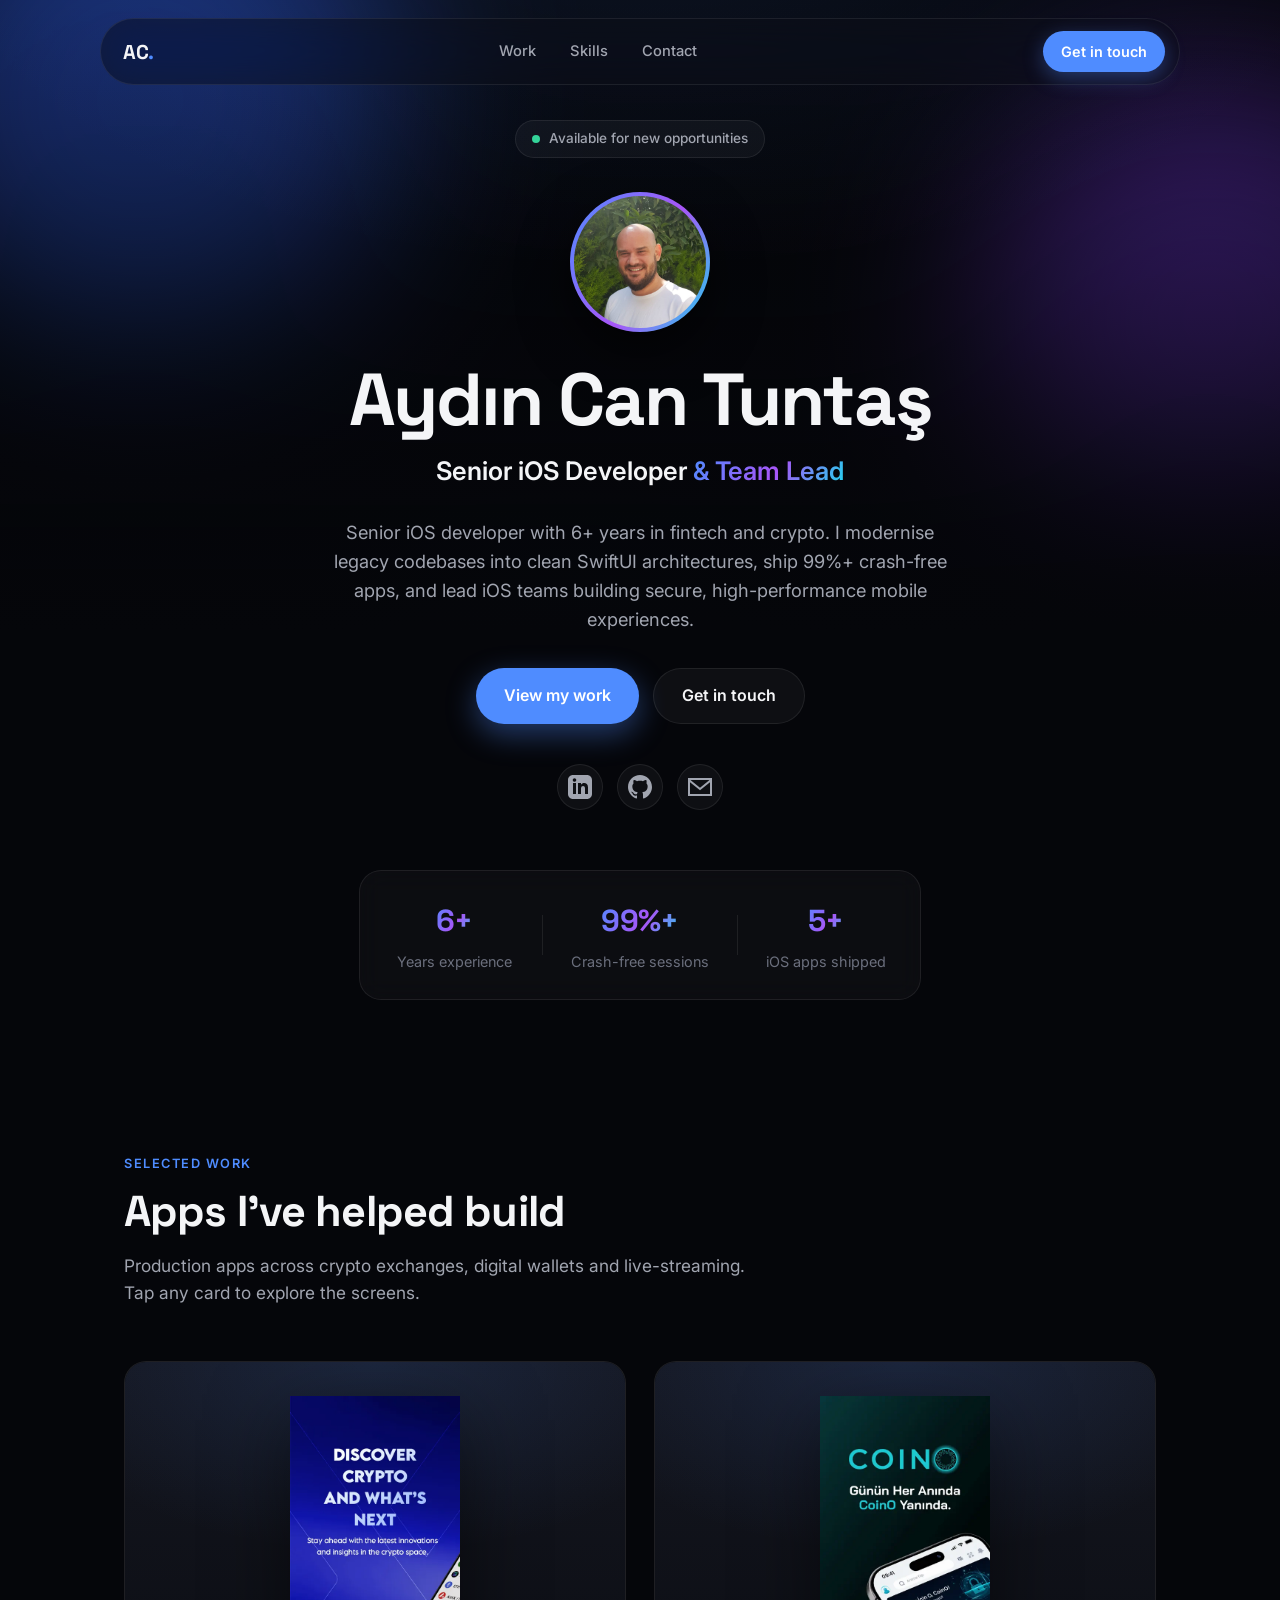
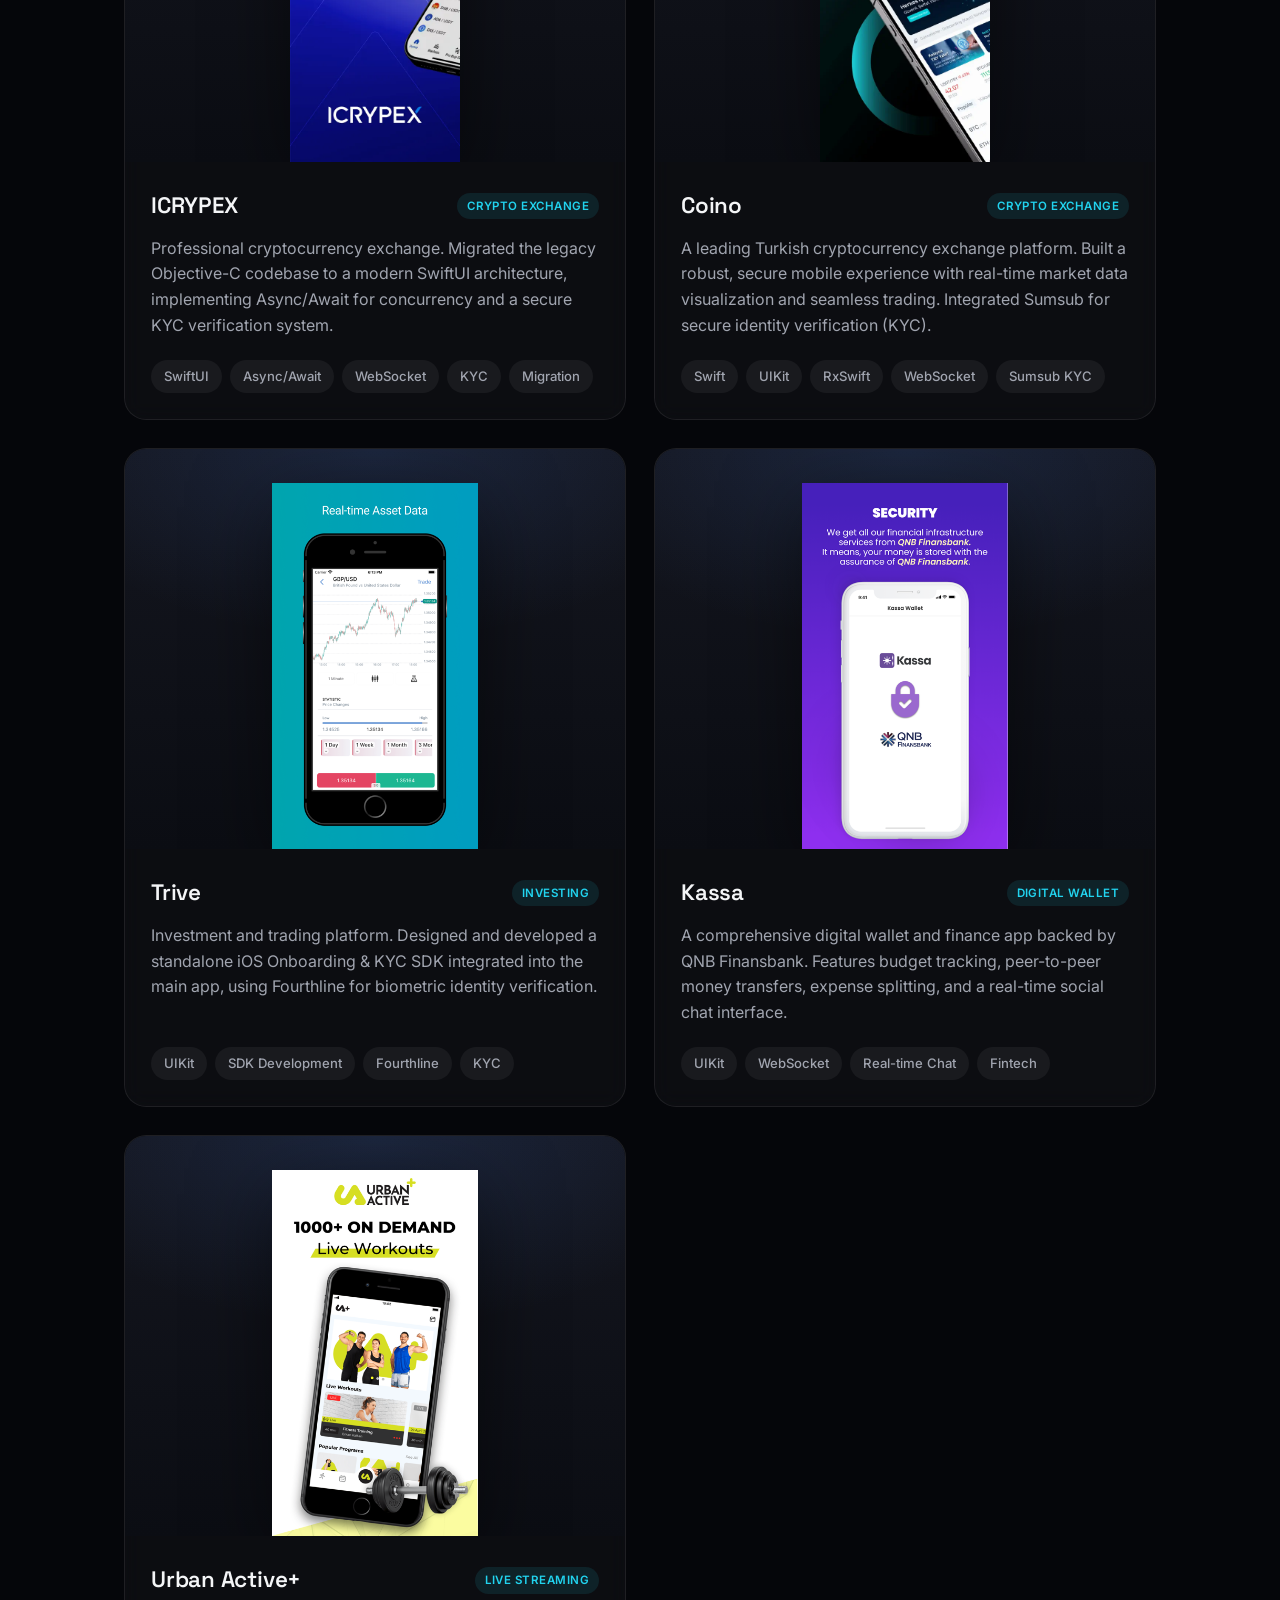
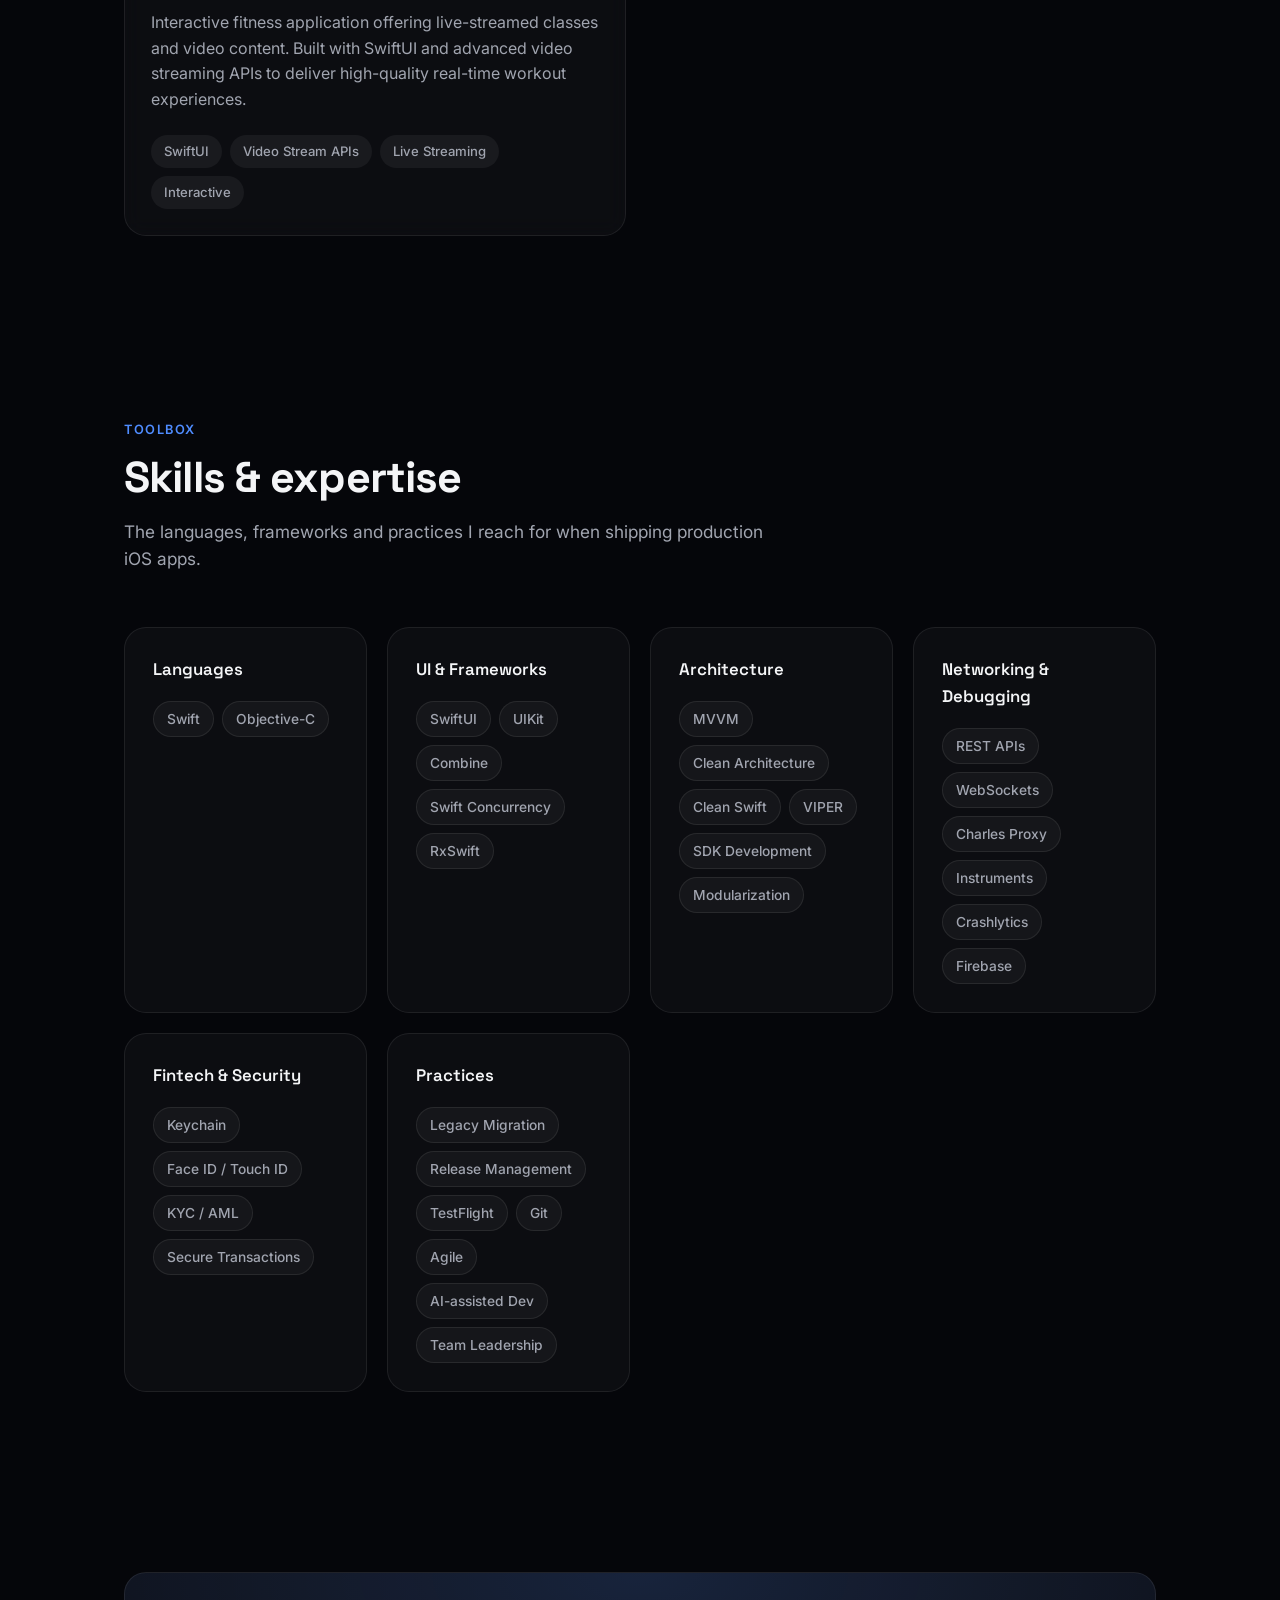
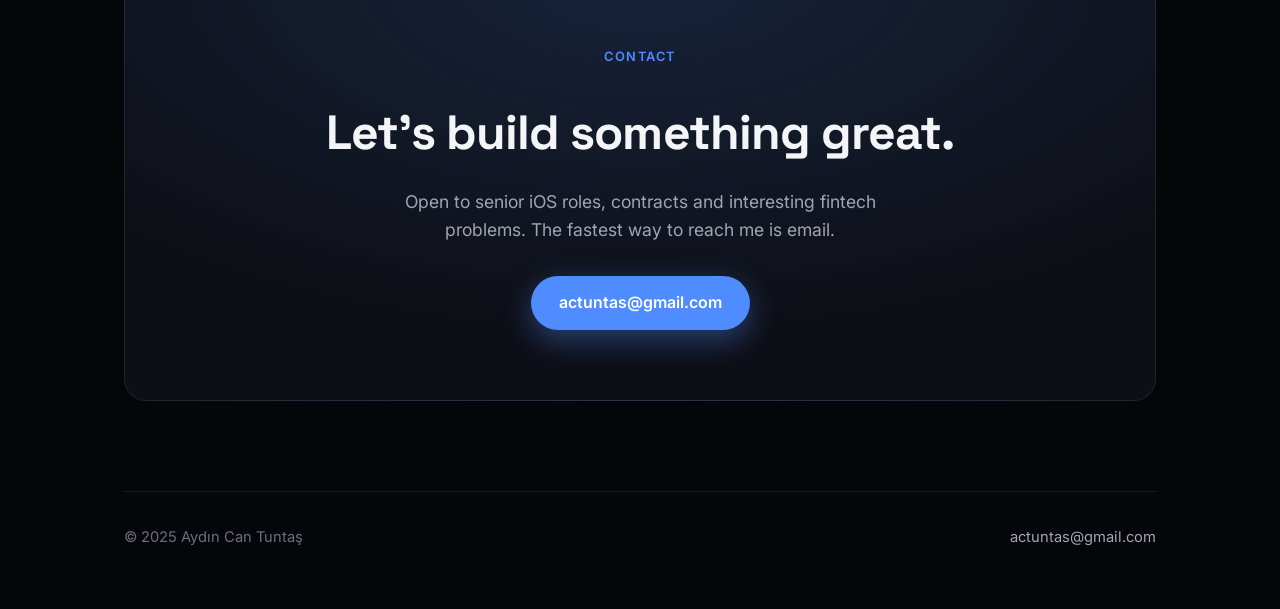
<file: index.html>
<!DOCTYPE html>
<html lang="en">
<head>
    <meta charset="UTF-8">
    <meta name="viewport" content="width=device-width, initial-scale=1.0, viewport-fit=cover">
    <title>Aydın Can Tuntaş - Senior iOS Developer</title>

    <meta name="description" content="Senior iOS Developer specializing in Fintech, Crypto, and High-Performance Mobile Applications. Expert in Swift, SwiftUI, and UIKit.">
    <meta name="keywords" content="iOS Developer, Swift, SwiftUI, Fintech, Crypto, Mobile App Development, Senior Developer, Portfolio">
    <meta name="author" content="Aydın Can Tuntaş">
    <meta name="theme-color" content="#05060a">

    <meta property="og:type" content="website">
    <meta property="og:url" content="https://actuntas.github.io/">
    <meta property="og:title" content="Aydın Can Tuntaş - Senior iOS Developer">
    <meta property="og:description" content="Explore the portfolio of a Senior iOS Developer specializing in high-performance fintech and crypto applications.">
    <meta property="og:image" content="https://actuntas.github.io/ben.jpg">

    <meta name="twitter:card" content="summary_large_image">
    <meta name="twitter:title" content="Aydın Can Tuntaş - Senior iOS Developer">
    <meta name="twitter:description" content="Senior iOS Developer portfolio. Swift, SwiftUI, Fintech expert.">
    <meta name="twitter:image" content="https://actuntas.github.io/ben.jpg">

    <link rel="preconnect" href="https://fonts.googleapis.com">
    <link rel="preconnect" href="https://fonts.gstatic.com" crossorigin>
    <link href="https://fonts.googleapis.com/css2?family=Inter:wght@400;500;600;700&family=Space+Grotesk:wght@500;600;700&display=swap" rel="stylesheet">

    <link rel="stylesheet" href="css/style.css">

    <script defer src="https://cloud.umami.is/script.js" data-website-id="d9807757-6d20-43ec-844d-dffb1fd77812"></script>
</head>
<body>

    <div class="bg-aurora" aria-hidden="true">
        <span class="orb orb-1"></span>
        <span class="orb orb-2"></span>
        <span class="orb orb-3"></span>
    </div>

    <nav class="navbar" id="navbar">
        <div class="nav-inner">
            <a href="#top" class="nav-logo">AC<span>.</span></a>
            <div class="nav-links">
                <a href="#work" class="nav-link">Work</a>
                <a href="#skills" class="nav-link">Skills</a>
                <a href="#contact" class="nav-link">Contact</a>
            </div>
            <a href="mailto:actuntas@gmail.com" class="nav-cta">Get in touch</a>
        </div>
    </nav>

    <main class="container" id="top">

        <header class="hero" id="hero">
            <div class="hero-badge">
                <span class="pulse-dot"></span> Available for new opportunities
            </div>

            <img src="ben.jpg" alt="Aydın Can Tuntaş" class="profile-img" width="140" height="140">

            <h1 class="hero-title">Aydın Can Tuntaş</h1>
            <div class="hero-role">Senior iOS Developer <span class="role-accent">&amp; Team Lead</span></div>

            <p class="bio">
                Senior iOS developer with 6+ years in fintech and crypto. I modernise legacy
                codebases into clean SwiftUI architectures, ship 99%+ crash-free apps, and lead
                iOS teams building secure, high-performance mobile experiences.
            </p>

            <div class="hero-actions">
                <a href="#work" class="btn btn-primary">View my work</a>
                <a href="#contact" class="btn btn-ghost">Get in touch</a>
            </div>

            <div class="social-links">
                <a href="https://www.linkedin.com/in/cantuntas" target="_blank" rel="noopener noreferrer" aria-label="LinkedIn">
                    <svg xmlns="http://www.w3.org/2000/svg" width="24" height="24" viewBox="0 0 24 24" fill="currentColor">
                        <path d="M19 0h-14c-2.761 0-5 2.239-5 5v14c0 2.761 2.239 5 5 5h14c2.762 0 5-2.239 5-5v-14c0-2.761-2.238-5-5-5zm-11 19h-3v-11h3v11zm-1.5-12.268c-.966 0-1.75-.79-1.75-1.764s.784-1.764 1.75-1.764 1.75.79 1.75 1.764-.783 1.764-1.75 1.764zm13.5 12.268h-3v-5.604c0-3.368-4-3.113-4 0v5.604h-3v-11h3v1.765c1.396-2.586 7-2.777 7 2.476v6.759z"/>
                    </svg>
                </a>
                <a href="https://github.com/actuntas" target="_blank" rel="noopener noreferrer" aria-label="GitHub">
                    <svg xmlns="http://www.w3.org/2000/svg" width="24" height="24" viewBox="0 0 24 24" fill="currentColor">
                        <path d="M12 0c-6.626 0-12 5.373-12 12 0 5.302 3.438 9.8 8.207 11.387.599.111.793-.261.793-.577v-2.234c-3.338.726-4.033-1.416-4.033-1.416-.546-1.387-1.333-1.756-1.333-1.756-1.089-.745.083-.729.083-.729 1.205.084 1.839 1.237 1.839 1.237 1.07 1.834 2.807 1.304 3.492.997.107-.775.418-1.305.762-1.604-2.665-.305-5.467-1.334-5.467-5.931 0-1.311.469-2.381 1.236-3.221-.124-.303-.535-1.524.117-3.176 0 0 1.008-.322 3.301 1.23.957-.266 1.983-.399 3.003-.404 1.02.005 2.047.138 3.006.404 2.291-1.552 3.297-1.23 3.297-1.23.653 1.653.242 2.874.118 3.176.77.84 1.235 1.911 1.235 3.221 0 4.609-2.807 5.624-5.479 5.921.43.372.823 1.102.823 2.222v3.293c0 .319.192.694.801.576 4.765-1.589 8.199-6.086 8.199-11.386 0-6.627-5.373-12-12-12z"/>
                    </svg>
                </a>
                <a href="mailto:actuntas@gmail.com" aria-label="Email">
                    <svg xmlns="http://www.w3.org/2000/svg" width="24" height="24" viewBox="0 0 24 24" fill="currentColor">
                        <path d="M0 3v18h24v-18h-24zm21.518 2l-9.518 7.713-9.518-7.713h19.036zm-19.518 14v-11.817l10 8.104 10-8.104v11.817h-20z"/>
                    </svg>
                </a>
            </div>

            <div class="stats" id="stats">
                <div class="stat">
                    <span class="stat-num">6+</span>
                    <span class="stat-label">Years experience</span>
                </div>
                <div class="stat-divider" aria-hidden="true"></div>
                <div class="stat">
                    <span class="stat-num">99%+</span>
                    <span class="stat-label">Crash-free sessions</span>
                </div>
                <div class="stat-divider" aria-hidden="true"></div>
                <div class="stat">
                    <span class="stat-num">5+</span>
                    <span class="stat-label">iOS apps shipped</span>
                </div>
            </div>
        </header>

        <section class="section" id="work">
            <div class="section-head reveal">
                <span class="section-eyebrow">Selected Work</span>
                <h2 class="section-title">Apps I've helped build</h2>
                <p class="section-sub">Production apps across crypto exchanges, digital wallets and live-streaming. Tap any card to explore the screens.</p>
            </div>

            <div class="portfolio-grid">

                <div class="project-card reveal" data-project="icrypex">
                    <div class="screenshot-container">
                        <img src="assets/icrypex/main.webp" alt="ICRYPEX" loading="lazy">
                    </div>
                    <div class="card-info">
                        <div class="card-top">
                            <h3>ICRYPEX</h3>
                            <span class="card-tag">Crypto Exchange</span>
                        </div>
                        <p>Professional cryptocurrency exchange. Migrated the legacy Objective-C codebase to a modern SwiftUI architecture, implementing Async/Await for concurrency and a secure KYC verification system.</p>
                        <div class="tech-stack">
                            <span>SwiftUI</span>
                            <span>Async/Await</span>
                            <span>WebSocket</span>
                            <span>KYC</span>
                            <span>Migration</span>
                        </div>
                    </div>
                </div>

                <div class="project-card reveal" data-project="coino">
                    <div class="screenshot-container">
                        <img src="assets/CoinO/main.webp" alt="Coino" loading="lazy">
                    </div>
                    <div class="card-info">
                        <div class="card-top">
                            <h3>Coino</h3>
                            <span class="card-tag">Crypto Exchange</span>
                        </div>
                        <p>A leading Turkish cryptocurrency exchange platform. Built a robust, secure mobile experience with real-time market data visualization and seamless trading. Integrated Sumsub for secure identity verification (KYC).</p>
                        <div class="tech-stack">
                            <span>Swift</span>
                            <span>UIKit</span>
                            <span>RxSwift</span>
                            <span>WebSocket</span>
                            <span>Sumsub KYC</span>
                        </div>
                    </div>
                </div>

                <div class="project-card reveal" data-project="trive">
                    <div class="screenshot-container">
                        <img src="assets/trive/main.png" alt="Trive" loading="lazy">
                    </div>
                    <div class="card-info">
                        <div class="card-top">
                            <h3>Trive</h3>
                            <span class="card-tag">Investing</span>
                        </div>
                        <p>Investment and trading platform. Designed and developed a standalone iOS Onboarding &amp; KYC SDK integrated into the main app, using Fourthline for biometric identity verification.</p>
                        <div class="tech-stack">
                            <span>UIKit</span>
                            <span>SDK Development</span>
                            <span>Fourthline</span>
                            <span>KYC</span>
                        </div>
                    </div>
                </div>

                <div class="project-card reveal" data-project="kassa">
                    <div class="screenshot-container">
                        <img src="assets/kassa/main.png" alt="Kassa" loading="lazy">
                    </div>
                    <div class="card-info">
                        <div class="card-top">
                            <h3>Kassa</h3>
                            <span class="card-tag">Digital Wallet</span>
                        </div>
                        <p>A comprehensive digital wallet and finance app backed by QNB Finansbank. Features budget tracking, peer-to-peer money transfers, expense splitting, and a real-time social chat interface.</p>
                        <div class="tech-stack">
                            <span>UIKit</span>
                            <span>WebSocket</span>
                            <span>Real-time Chat</span>
                            <span>Fintech</span>
                        </div>
                    </div>
                </div>

                <div class="project-card reveal" data-project="ulive">
                    <div class="screenshot-container">
                        <img src="assets/ulive/main.png" alt="Urban Active+" loading="lazy">
                    </div>
                    <div class="card-info">
                        <div class="card-top">
                            <h3>Urban Active+</h3>
                            <span class="card-tag">Live Streaming</span>
                        </div>
                        <p>Interactive fitness application offering live-streamed classes and video content. Built with SwiftUI and advanced video streaming APIs to deliver high-quality real-time workout experiences.</p>
                        <div class="tech-stack">
                            <span>SwiftUI</span>
                            <span>Video Stream APIs</span>
                            <span>Live Streaming</span>
                            <span>Interactive</span>
                        </div>
                    </div>
                </div>

            </div>
        </section>

        <section class="section" id="skills">
            <div class="section-head reveal">
                <span class="section-eyebrow">Toolbox</span>
                <h2 class="section-title">Skills &amp; expertise</h2>
                <p class="section-sub">The languages, frameworks and practices I reach for when shipping production iOS apps.</p>
            </div>

            <div class="skills-grid">
                <div class="skill-group reveal">
                    <h4>Languages</h4>
                    <div class="chips">
                        <span>Swift</span>
                        <span>Objective-C</span>
                    </div>
                </div>
                <div class="skill-group reveal">
                    <h4>UI &amp; Frameworks</h4>
                    <div class="chips">
                        <span>SwiftUI</span>
                        <span>UIKit</span>
                        <span>Combine</span>
                        <span>Swift Concurrency</span>
                        <span>RxSwift</span>
                    </div>
                </div>
                <div class="skill-group reveal">
                    <h4>Architecture</h4>
                    <div class="chips">
                        <span>MVVM</span>
                        <span>Clean Architecture</span>
                        <span>Clean Swift</span>
                        <span>VIPER</span>
                        <span>SDK Development</span>
                        <span>Modularization</span>
                    </div>
                </div>
                <div class="skill-group reveal">
                    <h4>Networking &amp; Debugging</h4>
                    <div class="chips">
                        <span>REST APIs</span>
                        <span>WebSockets</span>
                        <span>Charles Proxy</span>
                        <span>Instruments</span>
                        <span>Crashlytics</span>
                        <span>Firebase</span>
                    </div>
                </div>
                <div class="skill-group reveal">
                    <h4>Fintech &amp; Security</h4>
                    <div class="chips">
                        <span>Keychain</span>
                        <span>Face ID / Touch ID</span>
                        <span>KYC / AML</span>
                        <span>Secure Transactions</span>
                    </div>
                </div>
                <div class="skill-group reveal">
                    <h4>Practices</h4>
                    <div class="chips">
                        <span>Legacy Migration</span>
                        <span>Release Management</span>
                        <span>TestFlight</span>
                        <span>Git</span>
                        <span>Agile</span>
                        <span>AI-assisted Dev</span>
                        <span>Team Leadership</span>
                    </div>
                </div>
            </div>
        </section>

        <section class="section contact" id="contact">
            <div class="contact-card reveal">
                <span class="section-eyebrow">Contact</span>
                <h2 class="contact-title">Let's build something great.</h2>
                <p class="contact-sub">Open to senior iOS roles, contracts and interesting fintech problems. The fastest way to reach me is email.</p>
                <div class="hero-actions">
                    <a href="mailto:actuntas@gmail.com" class="btn btn-primary">actuntas@gmail.com</a>
                </div>
            </div>
        </section>

        <footer>
            <span>© 2025 Aydın Can Tuntaş</span>
            <a href="mailto:actuntas@gmail.com">actuntas@gmail.com</a>
        </footer>
    </main>

    <div id="project-modal" class="modal" role="dialog" aria-modal="true" aria-labelledby="modal-title">
        <div class="modal-content">
            <div class="modal-header">
                <h2 id="modal-title" class="modal-title">Project Details</h2>
                <button id="close-modal-button" class="close-button" aria-label="Close modal">&times;</button>
            </div>
            <div id="modal-images" class="modal-images">
            </div>
        </div>
    </div>

    <script src="js/main.js"></script>
</body>
</html>
</file>
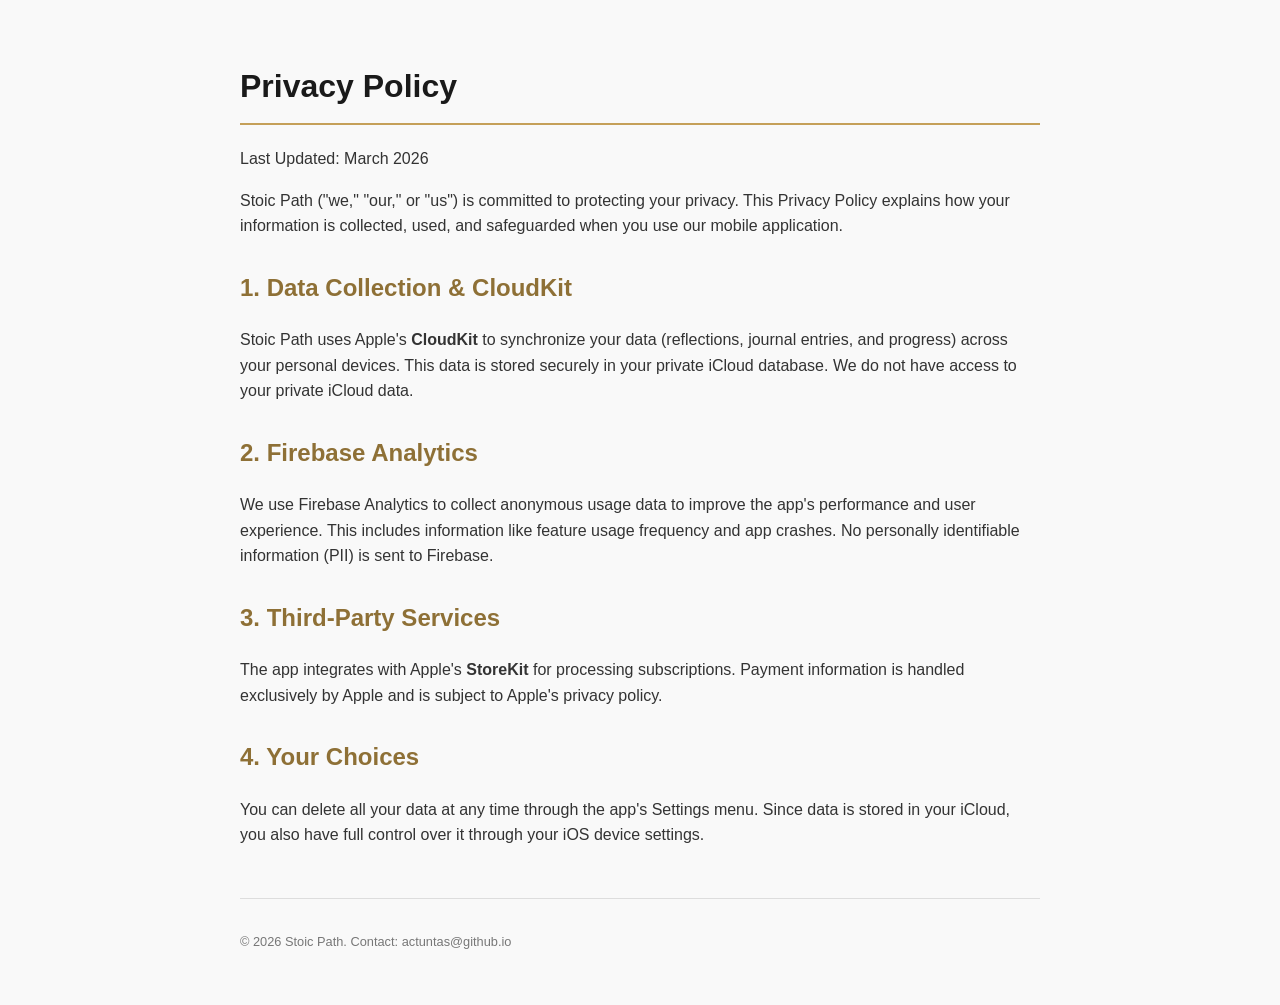
<file: stoic-path/privacy.html>
<!DOCTYPE html>
<html lang="en">
<head>
    <meta charset="UTF-8">
    <meta name="viewport" content="width=device-width, initial-scale=1.0">
    <title>Privacy Policy - Stoic Path</title>
    <style>
        body { font-family: -apple-system, BlinkMacSystemFont, "Segoe UI", Roboto, Helvetica, Arial, sans-serif; line-height: 1.6; color: #333; max-width: 800px; margin: 0 auto; padding: 40px 20px; background-color: #f9f9f9; }
        h1 { color: #1a1a1a; border-bottom: 2px solid #C5A059; padding-bottom: 10px; }
        h2 { color: #8E7036; margin-top: 30px; }
        .footer { margin-top: 50px; font-size: 0.8em; color: #777; border-top: 1px solid #ddd; padding-top: 20px; }
    </style>
</head>
<body>
    <h1>Privacy Policy</h1>
    <p>Last Updated: March 2026</p>
    
    <p>Stoic Path ("we," "our," or "us") is committed to protecting your privacy. This Privacy Policy explains how your information is collected, used, and safeguarded when you use our mobile application.</p>

    <h2>1. Data Collection & CloudKit</h2>
    <p>Stoic Path uses Apple's <strong>CloudKit</strong> to synchronize your data (reflections, journal entries, and progress) across your personal devices. This data is stored securely in your private iCloud database. We do not have access to your private iCloud data.</p>

    <h2>2. Firebase Analytics</h2>
    <p>We use Firebase Analytics to collect anonymous usage data to improve the app's performance and user experience. This includes information like feature usage frequency and app crashes. No personally identifiable information (PII) is sent to Firebase.</p>

    <h2>3. Third-Party Services</h2>
    <p>The app integrates with Apple's <strong>StoreKit</strong> for processing subscriptions. Payment information is handled exclusively by Apple and is subject to Apple's privacy policy.</p>

    <h2>4. Your Choices</h2>
    <p>You can delete all your data at any time through the app's Settings menu. Since data is stored in your iCloud, you also have full control over it through your iOS device settings.</p>

    <div class="footer">
        <p>&copy; 2026 Stoic Path. Contact: actuntas@github.io</p>
    </div>
</body>
</html>
</file>
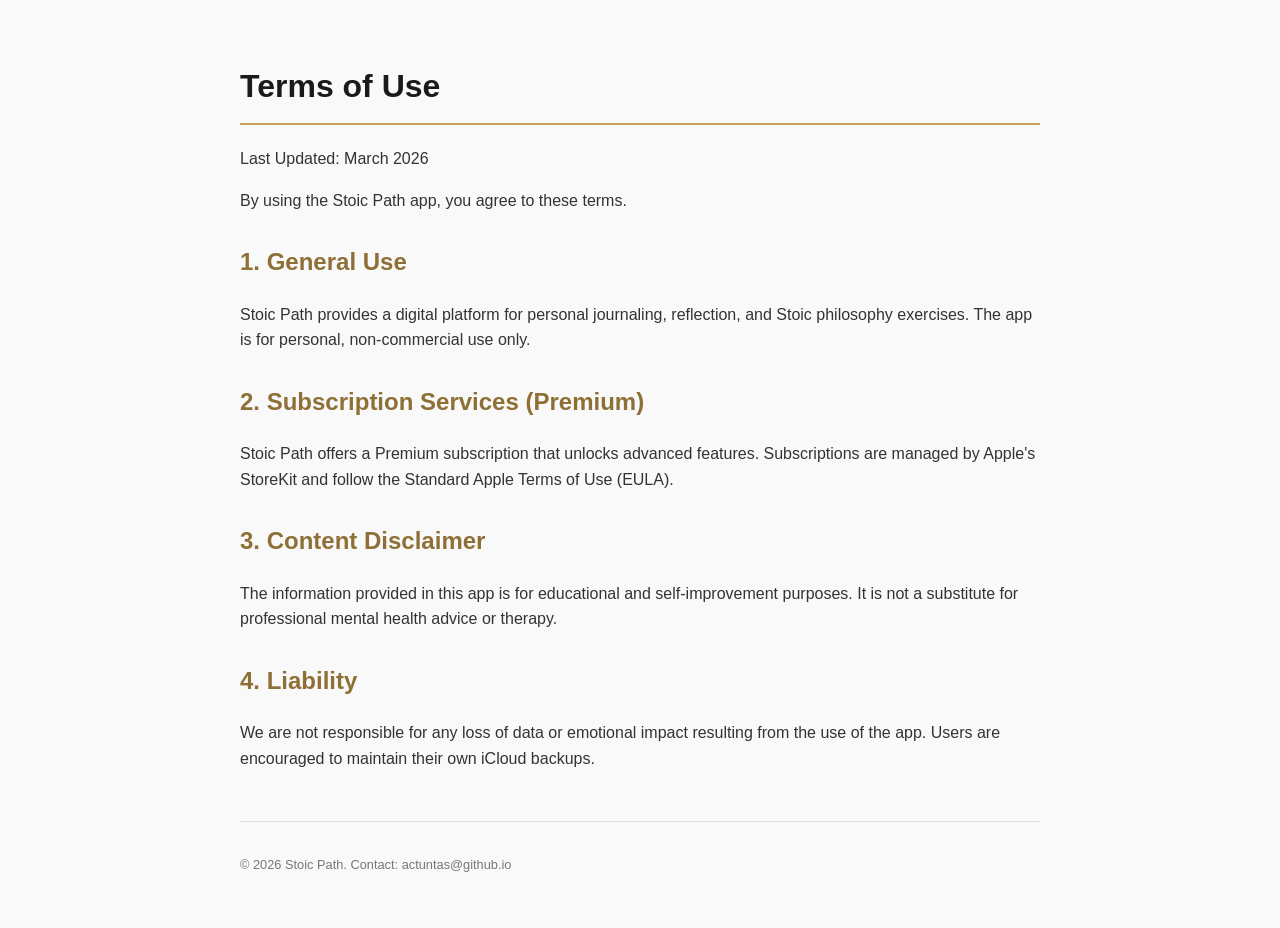
<file: stoic-path/terms.html>
<!DOCTYPE html>
<html lang="en">
<head>
    <meta charset="UTF-8">
    <meta name="viewport" content="width=device-width, initial-scale=1.0">
    <title>Terms of Use - Stoic Path</title>
    <style>
        body { font-family: -apple-system, BlinkMacSystemFont, "Segoe UI", Roboto, Helvetica, Arial, sans-serif; line-height: 1.6; color: #333; max-width: 800px; margin: 0 auto; padding: 40px 20px; background-color: #f9f9f9; }
        h1 { color: #1a1a1a; border-bottom: 2px solid #C5A059; padding-bottom: 10px; }
        h2 { color: #8E7036; margin-top: 30px; }
        .footer { margin-top: 50px; font-size: 0.8em; color: #777; border-top: 1px solid #ddd; padding-top: 20px; }
    </style>
</head>
<body>
    <h1>Terms of Use</h1>
    <p>Last Updated: March 2026</p>
    
    <p>By using the Stoic Path app, you agree to these terms.</p>

    <h2>1. General Use</h2>
    <p>Stoic Path provides a digital platform for personal journaling, reflection, and Stoic philosophy exercises. The app is for personal, non-commercial use only.</p>

    <h2>2. Subscription Services (Premium)</h2>
    <p>Stoic Path offers a Premium subscription that unlocks advanced features. Subscriptions are managed by Apple's StoreKit and follow the Standard Apple Terms of Use (EULA).</p>

    <h2>3. Content Disclaimer</h2>
    <p>The information provided in this app is for educational and self-improvement purposes. It is not a substitute for professional mental health advice or therapy.</p>

    <h2>4. Liability</h2>
    <p>We are not responsible for any loss of data or emotional impact resulting from the use of the app. Users are encouraged to maintain their own iCloud backups.</p>

    <div class="footer">
        <p>&copy; 2026 Stoic Path. Contact: actuntas@github.io</p>
    </div>
</body>
</html>
</file>
<file: css/style.css>
:root {
    --bg:            #05060a;
    --bg-elev:       #0d0f16;
    --card:          rgba(255, 255, 255, 0.03);
    --card-border:   rgba(255, 255, 255, 0.08);
    --card-border-h: rgba(255, 255, 255, 0.18);

    --text:          #f4f5f7;
    --text-dim:      #a1a5b0;
    --text-faint:    #6b6f7d;

    --accent:        #4f8cff;
    --accent-2:      #a855f7;
    --accent-3:      #22d3ee;
    --gradient:      linear-gradient(120deg, #4f8cff 0%, #a855f7 55%, #22d3ee 100%);

    --radius:        22px;
    --radius-sm:     14px;
    --ease:          cubic-bezier(0.22, 0.61, 0.36, 1);
    --maxw:          1080px;
}

* { box-sizing: border-box; margin: 0; padding: 0; }

html { scroll-behavior: smooth; }

body {
    font-family: "Inter", -apple-system, BlinkMacSystemFont, "Segoe UI", Roboto, Helvetica, Arial, sans-serif;
    background: var(--bg);
    color: var(--text);
    line-height: 1.6;
    -webkit-font-smoothing: antialiased;
    -moz-osx-font-smoothing: grayscale;
    overflow-x: hidden;
}

::selection { background: rgba(79, 140, 255, 0.35); color: #fff; }

a { text-decoration: none; color: inherit; }

.bg-aurora {
    position: fixed;
    inset: 0;
    z-index: -1;
    overflow: hidden;
    pointer-events: none;
}
.orb {
    position: absolute;
    border-radius: 50%;
    filter: blur(90px);
    opacity: 0.5;
}
.orb-1 { width: 520px; height: 520px; background: #2b56d8; top: -160px; left: -120px; animation: float 18s var(--ease) infinite; }
.orb-2 { width: 460px; height: 460px; background: #7c3aed; top: 10%; right: -160px; animation: float 22s var(--ease) infinite reverse; }
.orb-3 { width: 380px; height: 380px; background: #0e7490; bottom: -140px; left: 30%; animation: float 26s var(--ease) infinite; }

.bg-aurora::after {
    content: "";
    position: absolute;
    inset: 0;
    background:
        radial-gradient(1200px 600px at 50% -10%, rgba(79,140,255,0.10), transparent 60%),
        linear-gradient(180deg, transparent 0%, var(--bg) 70%);
}

@keyframes float {
    0%, 100% { transform: translate(0, 0) scale(1); }
    50%      { transform: translate(40px, 30px) scale(1.08); }
}

.navbar {
    position: fixed;
    top: 0; left: 0; right: 0;
    z-index: 100;
    display: flex;
    justify-content: center;
    padding: 18px 20px;
    transition: padding 0.3s var(--ease);
}
.nav-inner {
    width: 100%;
    max-width: var(--maxw);
    display: flex;
    align-items: center;
    justify-content: space-between;
    padding: 12px 14px 12px 22px;
    border-radius: 999px;
    background: rgba(13, 15, 22, 0.55);
    border: 1px solid var(--card-border);
    backdrop-filter: blur(18px) saturate(150%);
    -webkit-backdrop-filter: blur(18px) saturate(150%);
    transition: background 0.3s var(--ease), border-color 0.3s var(--ease);
}
.navbar.scrolled .nav-inner {
    background: rgba(13, 15, 22, 0.8);
    border-color: var(--card-border-h);
}
.nav-logo {
    font-family: "Space Grotesk", sans-serif;
    font-weight: 700;
    font-size: 1.25rem;
    letter-spacing: -0.02em;
}
.nav-logo span { color: var(--accent); }
.nav-links { display: flex; gap: 6px; }
.nav-link {
    color: var(--text-dim);
    font-size: 0.92rem;
    font-weight: 500;
    padding: 8px 14px;
    border-radius: 999px;
    transition: color 0.2s, background 0.2s;
}
.nav-link:hover { color: var(--text); background: rgba(255,255,255,0.05); }
.nav-link.active { color: var(--text); }
.nav-cta {
    font-size: 0.9rem;
    font-weight: 600;
    padding: 9px 18px;
    border-radius: 999px;
    color: #fff;
    background: var(--accent);
    transition: transform 0.2s var(--ease), box-shadow 0.2s;
    box-shadow: 0 6px 20px rgba(79,140,255,0.35);
}
.nav-cta:hover { transform: translateY(-2px); box-shadow: 0 10px 28px rgba(79,140,255,0.5); }

.container {
    width: 100%;
    max-width: var(--maxw);
    margin: 0 auto;
    padding: 0 24px 60px;
}

.section { padding: 90px 0; }

.section-head { max-width: 640px; margin-bottom: 54px; }
.section-eyebrow {
    display: inline-block;
    font-size: 0.8rem;
    font-weight: 600;
    letter-spacing: 0.12em;
    text-transform: uppercase;
    color: var(--accent);
    margin-bottom: 14px;
}
.section-title {
    font-family: "Space Grotesk", sans-serif;
    font-size: clamp(1.9rem, 4vw, 2.7rem);
    font-weight: 700;
    letter-spacing: -0.02em;
    line-height: 1.1;
    margin-bottom: 16px;
}
.section-sub { color: var(--text-dim); font-size: 1.08rem; }

.hero {
    min-height: 100vh;
    display: flex;
    flex-direction: column;
    align-items: center;
    justify-content: center;
    text-align: center;
    padding: 120px 0 60px;
}
.hero-badge {
    display: inline-flex;
    align-items: center;
    gap: 9px;
    font-size: 0.85rem;
    font-weight: 500;
    color: var(--text-dim);
    padding: 7px 16px;
    border-radius: 999px;
    background: rgba(255,255,255,0.04);
    border: 1px solid var(--card-border);
    margin-bottom: 34px;
}
.pulse-dot {
    width: 8px; height: 8px;
    border-radius: 50%;
    background: #34d399;
    box-shadow: 0 0 0 0 rgba(52,211,153,0.6);
    animation: pulse 2s infinite;
}
@keyframes pulse {
    0%   { box-shadow: 0 0 0 0 rgba(52,211,153,0.6); }
    70%  { box-shadow: 0 0 0 8px rgba(52,211,153,0); }
    100% { box-shadow: 0 0 0 0 rgba(52,211,153,0); }
}

.profile-img {
    width: 140px; height: 140px;
    border-radius: 50%;
    object-fit: cover;
    padding: 4px;
    background: var(--gradient);
    margin-bottom: 30px;
    box-shadow: 0 20px 50px rgba(0,0,0,0.6);
    transition: transform 0.4s var(--ease);
}
.profile-img:hover { transform: scale(1.05) rotate(-2deg); }

.hero-title {
    font-family: "Space Grotesk", sans-serif;
    font-size: clamp(2.6rem, 7vw, 4.6rem);
    font-weight: 700;
    line-height: 1.02;
    letter-spacing: -0.03em;
    margin-bottom: 14px;
}
.hero-role {
    font-size: clamp(1.15rem, 2.5vw, 1.6rem);
    font-weight: 600;
    color: var(--text);
    margin-bottom: 26px;
}
.role-accent {
    background: var(--gradient);
    -webkit-background-clip: text;
    background-clip: text;
    -webkit-text-fill-color: transparent;
}

.bio {
    color: var(--text-dim);
    max-width: 620px;
    font-size: 1.14rem;
    line-height: 1.6;
    margin-bottom: 34px;
}

.hero-actions { display: flex; flex-wrap: wrap; gap: 14px; justify-content: center; margin-bottom: 40px; }
.btn {
    display: inline-flex;
    align-items: center;
    justify-content: center;
    gap: 9px;
    font-weight: 600;
    font-size: 1rem;
    padding: 14px 28px;
    border-radius: 999px;
    transition: transform 0.2s var(--ease), box-shadow 0.25s, background 0.25s, border-color 0.25s;
}
.btn-primary {
    color: #fff;
    background: var(--accent);
    box-shadow: 0 10px 30px rgba(79,140,255,0.4);
}
.btn-primary:hover { transform: translateY(-3px); box-shadow: 0 16px 40px rgba(79,140,255,0.55); }
.btn-ghost {
    color: var(--text);
    background: rgba(255,255,255,0.04);
    border: 1px solid var(--card-border);
}
.btn-ghost:hover { transform: translateY(-3px); border-color: var(--card-border-h); background: rgba(255,255,255,0.07); }

.social-links { display: flex; gap: 14px; justify-content: center; margin-bottom: 60px; }
.social-links a {
    width: 46px; height: 46px;
    display: flex; align-items: center; justify-content: center;
    color: var(--text-dim);
    border-radius: 50%;
    background: rgba(255,255,255,0.04);
    border: 1px solid var(--card-border);
    transition: transform 0.25s var(--ease), color 0.25s, border-color 0.25s, background 0.25s;
}
.social-links a:hover { color: #fff; transform: translateY(-4px); border-color: var(--card-border-h); background: rgba(255,255,255,0.08); }

.stats {
    display: flex;
    align-items: center;
    justify-content: center;
    gap: 28px;
    flex-wrap: wrap;
    padding: 26px 34px;
    border-radius: var(--radius);
    background: var(--card);
    border: 1px solid var(--card-border);
    backdrop-filter: blur(12px);
    -webkit-backdrop-filter: blur(12px);
}
.stat { display: flex; flex-direction: column; align-items: center; min-width: 120px; }
.stat-num {
    font-family: "Space Grotesk", sans-serif;
    font-size: 1.9rem;
    font-weight: 700;
    letter-spacing: -0.02em;
    background: var(--gradient);
    -webkit-background-clip: text;
    background-clip: text;
    -webkit-text-fill-color: transparent;
}
.stat-label { color: var(--text-faint); font-size: 0.9rem; margin-top: 4px; }
.stat-divider { width: 1px; height: 40px; background: var(--card-border); }

.portfolio-grid {
    display: grid;
    grid-template-columns: repeat(auto-fill, minmax(330px, 1fr));
    gap: 28px;
}
.project-card {
    position: relative;
    background: var(--card);
    border: 1px solid var(--card-border);
    border-radius: var(--radius);
    overflow: hidden;
    cursor: pointer;
    display: flex;
    flex-direction: column;
    backdrop-filter: blur(10px);
    -webkit-backdrop-filter: blur(10px);
    transition: transform 0.4s var(--ease), border-color 0.4s var(--ease), box-shadow 0.4s var(--ease);
}
.project-card:hover {
    transform: translateY(-8px);
    border-color: var(--card-border-h);
    box-shadow: 0 30px 60px -20px rgba(0,0,0,0.7);
}
.screenshot-container {
    height: 400px;
    overflow: hidden;
    display: flex;
    align-items: center;
    justify-content: center;
    position: relative;
    padding: 34px 34px 0;
    background:
        radial-gradient(120% 80% at 50% 0%, rgba(79,140,255,0.14), transparent 60%),
        linear-gradient(180deg, #14161f 0%, #0b0d13 100%);
}
.screenshot-container img {
    width: 100%;
    height: 100%;
    object-fit: contain;
    object-position: bottom;
    filter: drop-shadow(0 24px 40px rgba(0,0,0,0.5));
    transition: transform 0.6s var(--ease);
}
.project-card:hover .screenshot-container img { transform: translateY(-8px) scale(1.04); }

.card-info { padding: 26px; display: flex; flex-direction: column; flex-grow: 1; }
.card-top { display: flex; align-items: center; justify-content: space-between; gap: 12px; margin-bottom: 12px; }
.card-info h3 { font-family: "Space Grotesk", sans-serif; font-size: 1.4rem; font-weight: 600; letter-spacing: -0.01em; }
.card-tag {
    font-size: 0.72rem;
    font-weight: 600;
    letter-spacing: 0.04em;
    text-transform: uppercase;
    color: var(--accent-3);
    padding: 4px 10px;
    border-radius: 999px;
    background: rgba(34,211,238,0.1);
    white-space: nowrap;
}
.card-info p { color: var(--text-dim); font-size: 1rem; margin-bottom: 22px; flex-grow: 1; }

.tech-stack { display: flex; flex-wrap: wrap; gap: 8px; margin-top: auto; }
.tech-stack span {
    font-size: 0.82rem;
    font-weight: 500;
    color: var(--text-dim);
    padding: 5px 12px;
    border-radius: 999px;
    background: rgba(255,255,255,0.05);
    border: 1px solid transparent;
    transition: color 0.25s, background 0.25s, border-color 0.25s;
}
.project-card:hover .tech-stack span {
    color: var(--text);
    background: rgba(79,140,255,0.12);
    border-color: rgba(79,140,255,0.25);
}

.skills-grid {
    display: grid;
    grid-template-columns: repeat(auto-fit, minmax(240px, 1fr));
    gap: 20px;
}
.skill-group {
    padding: 28px;
    border-radius: var(--radius);
    background: var(--card);
    border: 1px solid var(--card-border);
    transition: border-color 0.3s var(--ease), transform 0.3s var(--ease);
}
.skill-group:hover { border-color: var(--card-border-h); transform: translateY(-4px); }
.skill-group h4 {
    font-family: "Space Grotesk", sans-serif;
    font-size: 1.05rem;
    font-weight: 600;
    margin-bottom: 18px;
    color: var(--text);
}
.chips { display: flex; flex-wrap: wrap; gap: 8px; }
.chips span {
    font-size: 0.86rem;
    font-weight: 500;
    color: var(--text-dim);
    padding: 6px 13px;
    border-radius: 999px;
    background: rgba(255,255,255,0.04);
    border: 1px solid var(--card-border);
    transition: color 0.2s, border-color 0.2s;
}
.chips span:hover { color: var(--text); border-color: var(--card-border-h); }

.contact { padding-bottom: 30px; }
.contact-card {
    text-align: center;
    padding: 70px 40px;
    border-radius: var(--radius);
    background:
        radial-gradient(120% 140% at 50% 0%, rgba(79,140,255,0.16), transparent 60%),
        var(--bg-elev);
    border: 1px solid var(--card-border);
}
.contact-title {
    font-family: "Space Grotesk", sans-serif;
    font-size: clamp(1.9rem, 4.5vw, 3rem);
    font-weight: 700;
    letter-spacing: -0.02em;
    margin: 14px 0 16px;
}
.contact-sub { color: var(--text-dim); font-size: 1.1rem; max-width: 520px; margin: 0 auto 32px; }
.contact-card .hero-actions { margin-bottom: 0; }

footer {
    display: flex;
    align-items: center;
    justify-content: space-between;
    flex-wrap: wrap;
    gap: 12px;
    margin-top: 60px;
    padding-top: 34px;
    border-top: 1px solid var(--card-border);
    color: var(--text-faint);
    font-size: 0.92rem;
}
footer a { color: var(--text-dim); transition: color 0.2s; }
footer a:hover { color: var(--accent); }

.modal {
    position: fixed;
    inset: 0;
    background: rgba(5,6,10,0.8);
    backdrop-filter: blur(20px);
    -webkit-backdrop-filter: blur(20px);
    display: none;
    align-items: center;
    justify-content: center;
    z-index: 1000;
    padding: 24px;
    opacity: 0;
    transition: opacity 0.3s var(--ease);
}
.modal.show { opacity: 1; }
.modal-content {
    background: var(--bg-elev);
    border-radius: var(--radius);
    width: 100%;
    max-width: 1200px;
    height: 86vh;
    display: flex;
    flex-direction: column;
    border: 1px solid var(--card-border);
    box-shadow: 0 50px 100px -20px rgba(0,0,0,0.8);
    overflow: hidden;
    transform: scale(0.96);
    transition: transform 0.3s var(--ease);
}
.modal.show .modal-content { transform: scale(1); }
.modal-header {
    display: flex;
    align-items: center;
    justify-content: space-between;
    padding: 20px 28px;
    border-bottom: 1px solid var(--card-border);
}
.modal-title { font-family: "Space Grotesk", sans-serif; font-size: 1.3rem; font-weight: 600; }
.close-button {
    font-size: 1.6rem;
    color: var(--text-dim);
    cursor: pointer;
    background: rgba(255,255,255,0.05);
    border: 1px solid var(--card-border);
    width: 40px; height: 40px;
    border-radius: 50%;
    line-height: 1;
    display: flex; align-items: center; justify-content: center;
    transition: color 0.2s, background 0.2s;
}
.close-button:hover { color: #fff; background: rgba(255,255,255,0.1); }
.modal-images {
    display: flex;
    overflow-x: auto;
    gap: 32px;
    padding: 36px;
    height: 100%;
    align-items: center;
    scroll-behavior: smooth;
}
.modal-images::-webkit-scrollbar { height: 10px; }
.modal-images::-webkit-scrollbar-track { background: transparent; }
.modal-images::-webkit-scrollbar-thumb { background: #3a3d48; border-radius: 6px; border: 3px solid var(--bg-elev); }
.modal-images::-webkit-scrollbar-thumb:hover { background: #5b5f6d; }
.modal-images img {
    max-height: 100%;
    width: auto;
    border-radius: 16px;
    object-fit: contain;
    box-shadow: 0 20px 40px rgba(0,0,0,0.5);
    transition: transform 0.3s var(--ease);
}
.modal-images img:hover { transform: scale(1.03); }

.reveal {
    opacity: 0;
    transform: translateY(28px);
    transition: opacity 0.7s var(--ease), transform 0.7s var(--ease);
}
.reveal.visible { opacity: 1; transform: none; }

@media (max-width: 768px) {
    .nav-links { display: none; }
    .container { padding: 0 18px 50px; }
    .section { padding: 70px 0; }
    .hero { padding: 110px 0 40px; min-height: auto; }
    .screenshot-container { height: 340px; padding: 26px 26px 0; }
    .stat-divider { display: none; }
    .stats { gap: 22px 34px; }
    .modal { padding: 0; }
    .modal-content { height: 100%; border-radius: 0; border: none; }
    .modal-images { padding: 20px; gap: 20px; }
    footer { justify-content: center; text-align: center; }
}

@media (prefers-reduced-motion: reduce) {
    *, *::before, *::after {
        animation-duration: 0.001ms !important;
        animation-iteration-count: 1 !important;
        transition-duration: 0.001ms !important;
        scroll-behavior: auto !important;
    }
    .reveal { opacity: 1; transform: none; }
}
</file>
